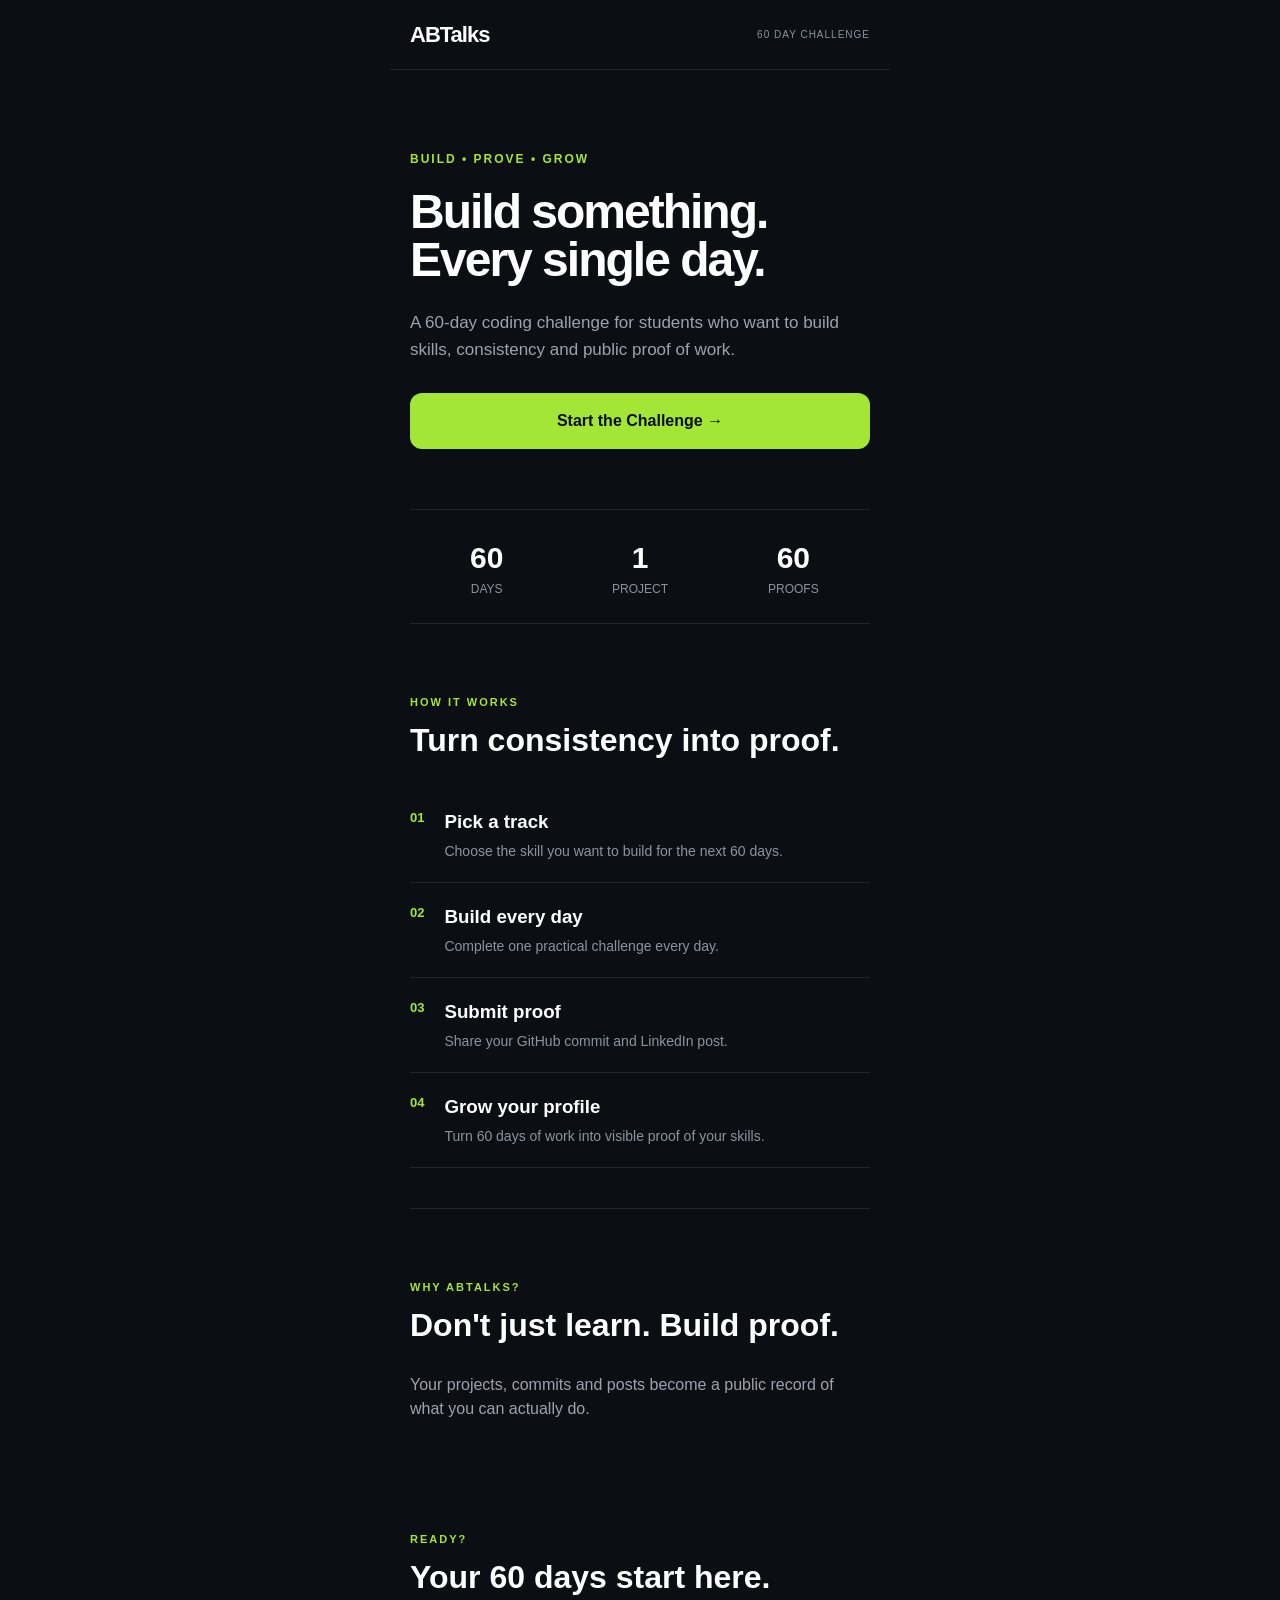
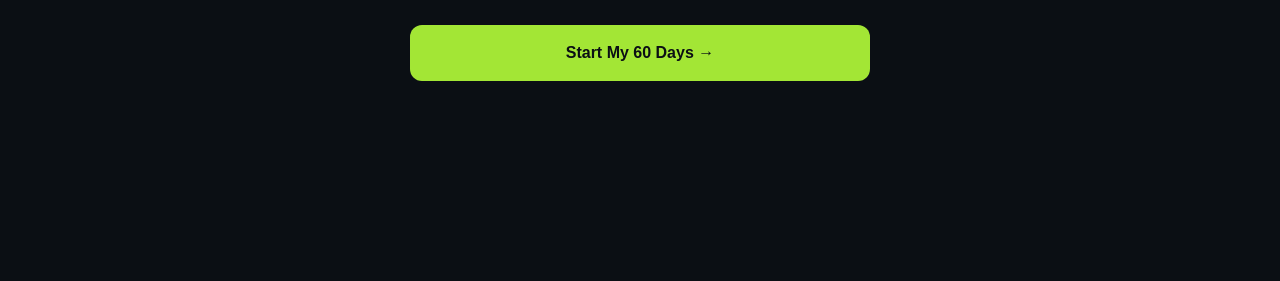
<file: index.html>
<!DOCTYPE html>

<html lang="en">

<head>

    <meta charset="UTF-8">

    <meta name="viewport"
          content="width=device-width, initial-scale=1.0">

    <title>ABTalks - 60 Day Challenge</title>

    <link rel="stylesheet" href="style.css">

</head>

<body>

<header class="navbar">

<div class="logo">
    ABTalks
</div>

<div class="nav-label">
    60 DAY CHALLENGE
</div>

</header>

<main>

    <section class="hero">

        <p class="eyebrow">
            BUILD • PROVE • GROW
        </p>

        <h1>
            Build something.
            <br>
            Every single day.
        </h1>

        <p class="hero-description">
            A 60-day coding challenge for
            students who want to build skills,
            consistency and public proof of work.
        </p>

        <a href="dashboard.html"
           class="primary-button">
            Start the Challenge →
        </a>

    </section>

<section class="stats">

    <div class="stat">

        <h2>60</h2>

        <p>Days</p>

    </div>


    <div class="stat">

        <h2>1</h2>

        <p>Project</p>

    </div>


    <div class="stat">

        <h2>60</h2>

        <p>Proofs</p>

    </div>

</section>

<section class="how-it-works">

    <p class="section-label">
        HOW IT WORKS
    </p>

    <h2>
        Turn consistency into proof.
    </h2>


    <div class="step">

        <span>01</span>

        <div>

            <h3>Pick a track</h3>

            <p>
                Choose the skill you want
                to build for the next 60 days.
            </p>

        </div>

    </div>


    <div class="step">

        <span>02</span>

        <div>

            <h3>Build every day</h3>

            <p>
                Complete one practical
                challenge every day.
            </p>

        </div>

    </div>


    <div class="step">

        <span>03</span>

        <div>

            <h3>Submit proof</h3>

            <p>
                Share your GitHub commit
                and LinkedIn post.
            </p>

        </div>

    </div>


    <div class="step">

        <span>04</span>

        <div>

            <h3>Grow your profile</h3>

            <p>
                Turn 60 days of work into
                visible proof of your skills.
            </p>

        </div>

    </div>

</section>

<section class="why-section">

    <p class="section-label">
        WHY ABTALKS?
    </p>

    <h2>
        Don't just learn.
        Build proof.
    </h2>

    <p>
        Your projects, commits and posts become
        a public record of what you can actually do.
    </p>

</section>

<section class="final-cta">

    <p class="section-label">
        READY?
    </p>

    <h2>
        Your 60 days
        start here.
    </h2>

    <a href="dashboard.html"
       class="primary-button">
        Start My 60 Days →
    </a>

</section>

</main>

</body>

</html>
</file>
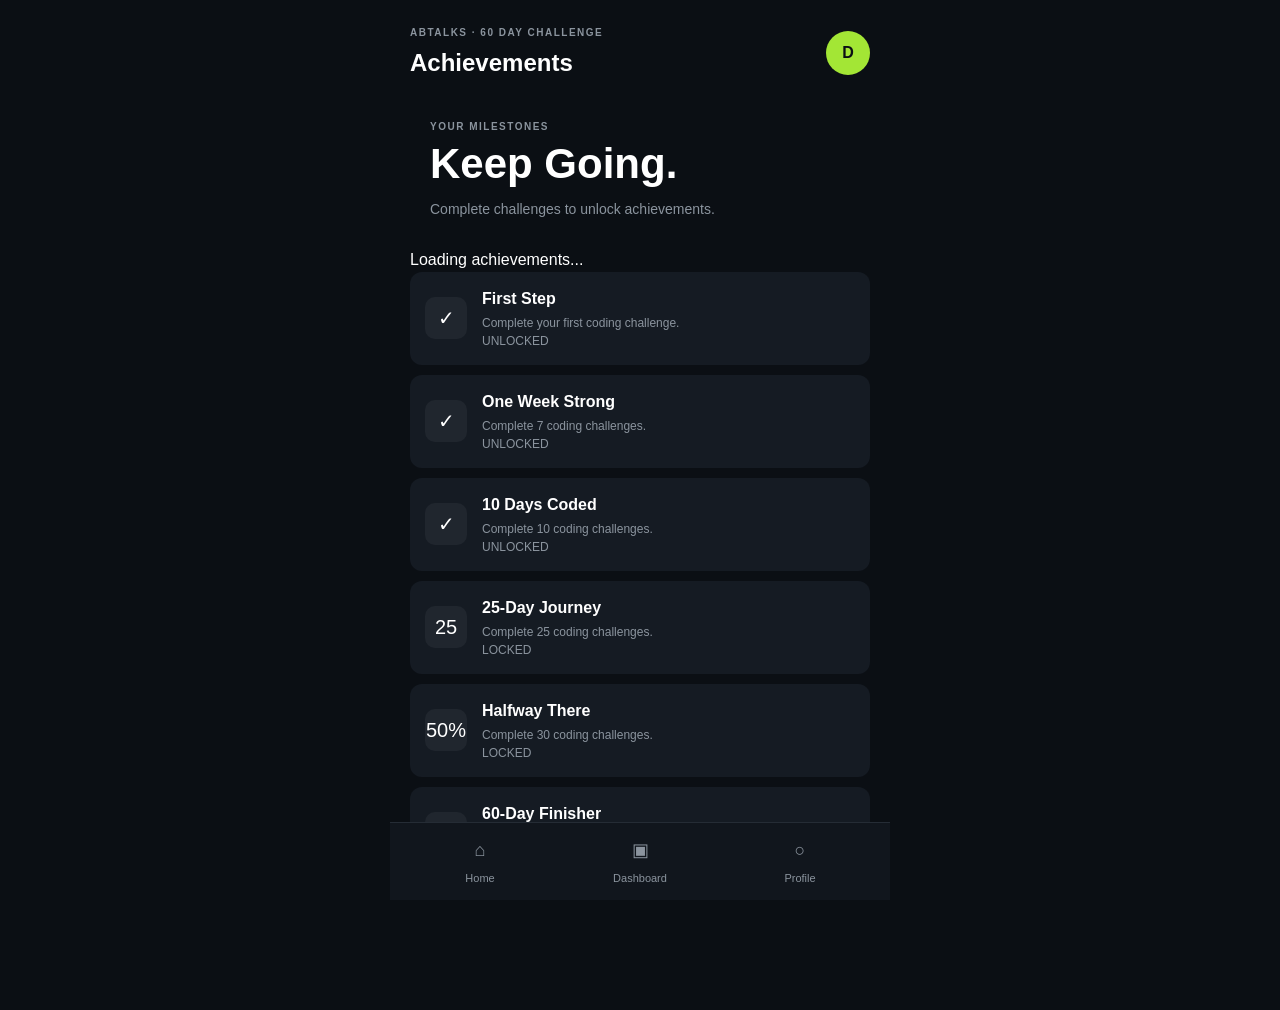
<file: achievements.html>
<!DOCTYPE html>
<html lang="en">

<head>
    <meta charset="UTF-8">
    <meta name="viewport" content="width=device-width, initial-scale=1.0">

    <title>ABTalks - Achievements</title>

    <link rel="stylesheet" href="style.css">
</head>

<body>

    <header class="dashboard-header">

        <div>
            <p class="small-text">
                ABTALKS · 60 DAY CHALLENGE
            </p>

            <h2>
                Achievements
            </h2>
        </div>

        <div class="profile-circle">
            D
        </div>

    </header>


    <main>

        <section class="challenge-info">

            <p class="small-text">
                YOUR MILESTONES
            </p>

            <h1>
                Keep Going.
            </h1>

            <p class="muted-text">
                Complete challenges to unlock achievements.
            </p>

        </section>


        <section class="achievement-list" id="achievement-list">
            Loading achievements...
        </section>

    </main>


    <nav class="bottom-nav">

        <a href="index.html">
            <span>⌂</span>
            Home
        </a>

        <a href="dashboard.html">
            <span>▣</span>
            Dashboard
        </a>

        <a href="profile.html">
            <span>○</span>
            Profile
        </a>

    </nav>


    <script>

        const achievementList =
            document.getElementById("achievement-list");


        const saved =
            localStorage.getItem("abtalks-dashboard-state");


        let currentDay = 12;


        if(saved)
        {
            try
            {
                const state =
                    JSON.parse(saved);

                currentDay =
                    Number(state.currentDay) || 12;
            }
            catch(error)
            {
                currentDay = 12;
            }
        }


        const completedDays =
            Math.max(0, currentDay - 1);


        const achievements = [

            {
                day: 1,
                icon: "01",
                title: "First Step",
                description: "Complete your first coding challenge."
            },

            {
                day: 7,
                icon: "07",
                title: "One Week Strong",
                description: "Complete 7 coding challenges."
            },

            {
                day: 10,
                icon: "10",
                title: "10 Days Coded",
                description: "Complete 10 coding challenges."
            },

            {
                day: 25,
                icon: "25",
                title: "25-Day Journey",
                description: "Complete 25 coding challenges."
            },

            {
                day: 30,
                icon: "50%",
                title: "Halfway There",
                description: "Complete 30 coding challenges."
            },

            {
                day: 60,
                icon: "60",
                title: "60-Day Finisher",
                description: "Complete the entire coding challenge."
            }

        ];


        achievements.forEach(achievement =>
        {

            const unlocked =
                completedDays >= achievement.day;


            const card =
                document.createElement("div");


            card.className =
                "achievement";


            card.innerHTML = `

                <div class="achievement-icon">
                    ${unlocked ? "✓" : achievement.icon}
                </div>

                <div>

                    <h4>
                        ${achievement.title}
                    </h4>

                    <p>
                        ${achievement.description}
                    </p>

                    <p>
                        ${unlocked ? "UNLOCKED" : "LOCKED"}
                    </p>

                </div>

            `;


            achievementList.appendChild(card);

        });

    </script>

</body>

</html>
</file>
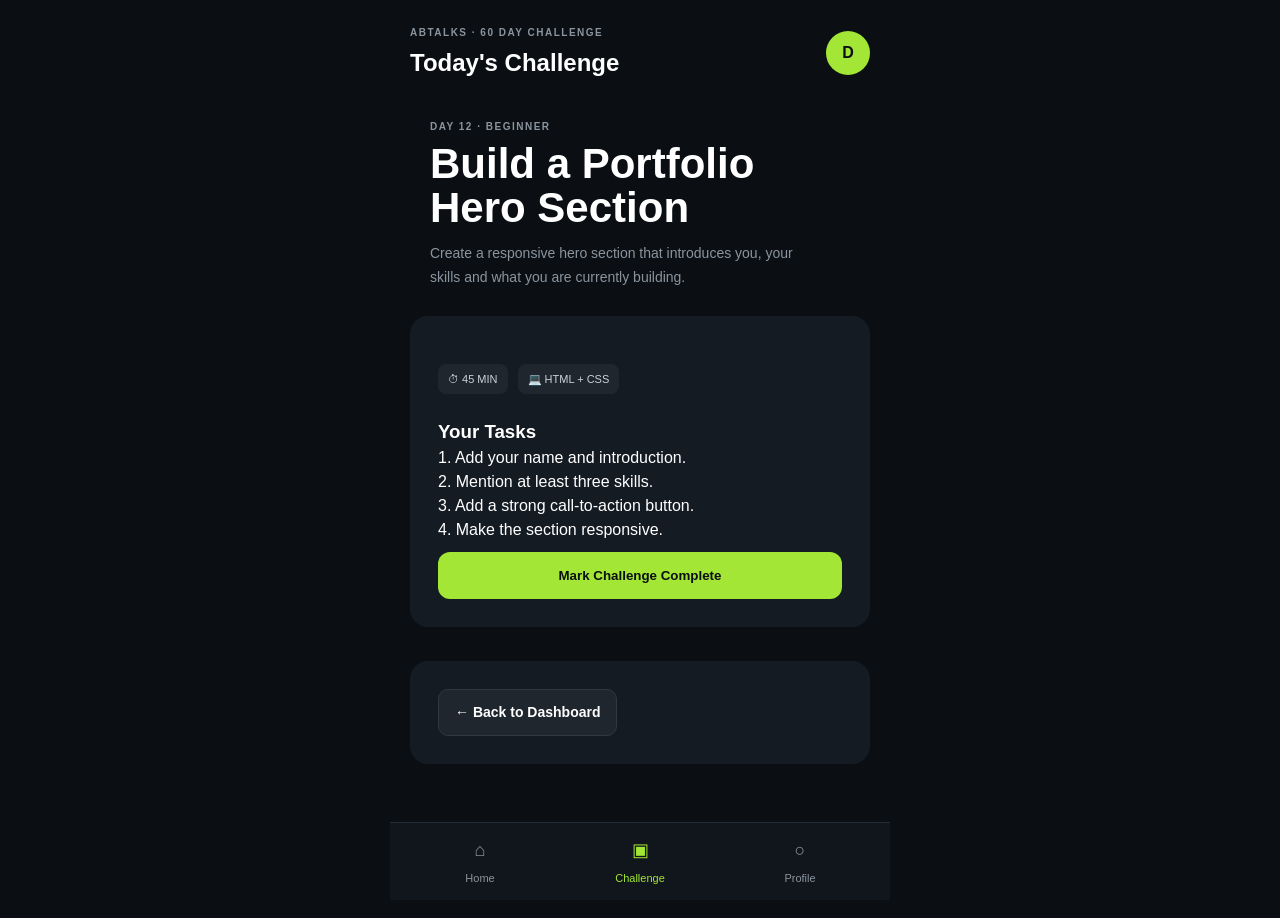
<file: challenge.html>
<!DOCTYPE html>
<html lang="en">

<head>
    <meta charset="UTF-8">
    <meta name="viewport" content="width=device-width, initial-scale=1.0">

    <title>ABTalks - Challenge</title>

    <link rel="stylesheet" href="style.css">
</head>

<body>

    <header class="dashboard-header">

        <div>
            <p class="small-text">
                ABTALKS · 60 DAY CHALLENGE
            </p>

            <h2>
                Today's Challenge
            </h2>
        </div>

        <div class="profile-circle">
            D
        </div>

    </header>


    <main>

        <section class="challenge-info">

            <p class="small-text" id="challenge-day">
                DAY 12 · BEGINNER
            </p>

            <h1 id="challenge-title">
                Loading challenge...
            </h1>

            <p class="muted-text" id="challenge-description">
                Loading challenge description...
            </p>

        </section>


        <section class="mission-card">

            <div class="mission-details">

                <span id="challenge-time">
                    ⏱ Loading
                </span>

                <span id="challenge-tool">
                    💻 Loading
                </span>

            </div>


            <h3>
                Your Tasks
            </h3>


            <div id="challenge-tasks">
                Loading tasks...
            </div>


            <button id="complete-button"
                    class="primary-button"
                    type="button">

                Mark Challenge Complete

            </button>


            <p id="completion-message"
               class="muted-text"
               style="display:none; margin-top:14px;">

            </p>

        </section>


        <section class="mission-card">

            <a href="dashboard.html"
               class="secondary-button">

                ← Back to Dashboard

            </a>

        </section>

    </main>


    <nav class="bottom-nav">

        <a href="index.html">

            <span>⌂</span>
            Home

        </a>


        <a href="dashboard.html"
           class="active">

            <span>▣</span>
            Challenge

        </a>


        <a href="profile.html">

            <span>○</span>
            Profile

        </a>

    </nav>


    <script src="challenges.js"></script>


    <script>

        const params =
            new URLSearchParams(window.location.search);


        const requestedDay =
            Number(params.get("day"));


        const saved =
            localStorage.getItem("abtalks-dashboard-state");


        let currentDay = 12;


        if(saved)
        {
            try
            {
                const state =
                    JSON.parse(saved);

                currentDay =
                    Number(state.currentDay) || 12;

            }
            catch(error)
            {
                currentDay = 12;
            }
        }


        const day =
            requestedDay || currentDay;


        const challenge =
            challenges.find(
                item => item.day === day
            );


        const title =
            document.getElementById("challenge-title");


        const description =
            document.getElementById("challenge-description");


        const dayLabel =
            document.getElementById("challenge-day");


        const time =
            document.getElementById("challenge-time");


        const tool =
            document.getElementById("challenge-tool");


        const taskContainer =
            document.getElementById("challenge-tasks");


        const completeButton =
            document.getElementById("complete-button");


        const completionMessage =
            document.getElementById("completion-message");


        if(!challenge)
        {

            title.textContent =
                "Challenge Not Found";

            description.textContent =
                "The requested challenge does not exist.";

            dayLabel.textContent =
                "ERROR";

            completeButton.style.display =
                "none";

        }
        else
        {

            document.title =
                `ABTalks - Day ${challenge.day}`;


            dayLabel.textContent =
                `DAY ${challenge.day} · ${challenge.level}`;


            title.textContent =
                challenge.title;


            description.textContent =
                challenge.description;


            time.textContent =
                `⏱ ${challenge.time}`;


            tool.textContent =
                `💻 ${challenge.tool}`;


            taskContainer.innerHTML = "";


            challenge.tasks.forEach(
                (task, index) =>
                {

                    const taskItem =
                        document.createElement("p");


                    taskItem.textContent =
                        `${index + 1}. ${task}`;


                    taskContainer.appendChild(
                        taskItem
                    );

                }
            );


            if(day !== currentDay)
            {

                completeButton.style.display =
                    "none";

            }


            completeButton.addEventListener(
                "click",
                function()
                {

                    const savedState =
                        localStorage.getItem(
                            "abtalks-dashboard-state"
                        );


                    let state =
                    {
                        currentDay: 12,
                        streakDays: 11
                    };


                    if(savedState)
                    {

                        try
                        {
                            state =
                                JSON.parse(savedState);
                        }
                        catch(error)
                        {
                            state =
                            {
                                currentDay: 12,
                                streakDays: 11
                            };
                        }

                    }


                    if(state.currentDay === day)
                    {

                        state.currentDay += 1;
                        state.streakDays += 1;


                        localStorage.setItem(
                            "abtalks-dashboard-state",
                            JSON.stringify(state)
                        );


                        completeButton.textContent =
                            "Challenge Completed";


                        completeButton.disabled =
                            true;


                        completionMessage.textContent =
                            `Great job! Day ${day} is complete.`;

                        completionMessage.style.display =
                            "block";

                    }

                }
            );

        }

    </script>

</body>

</html>
</file>
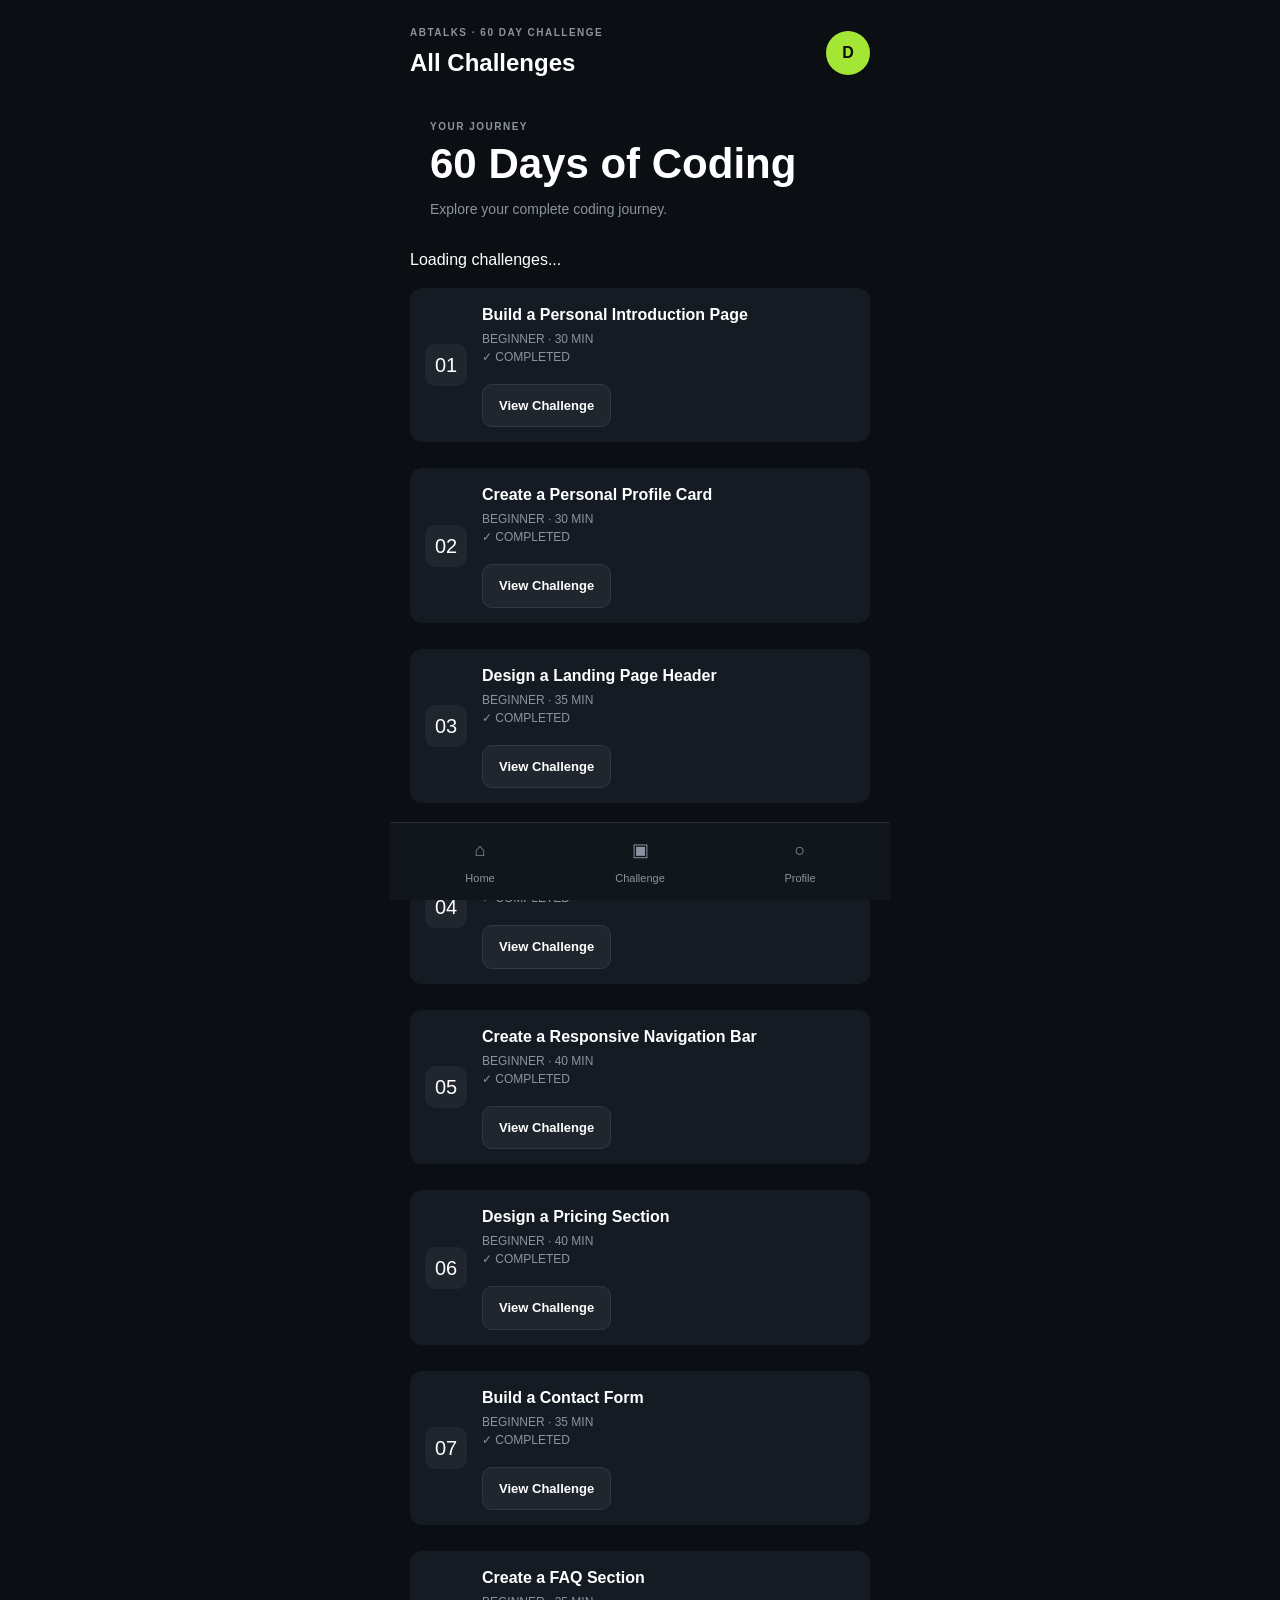
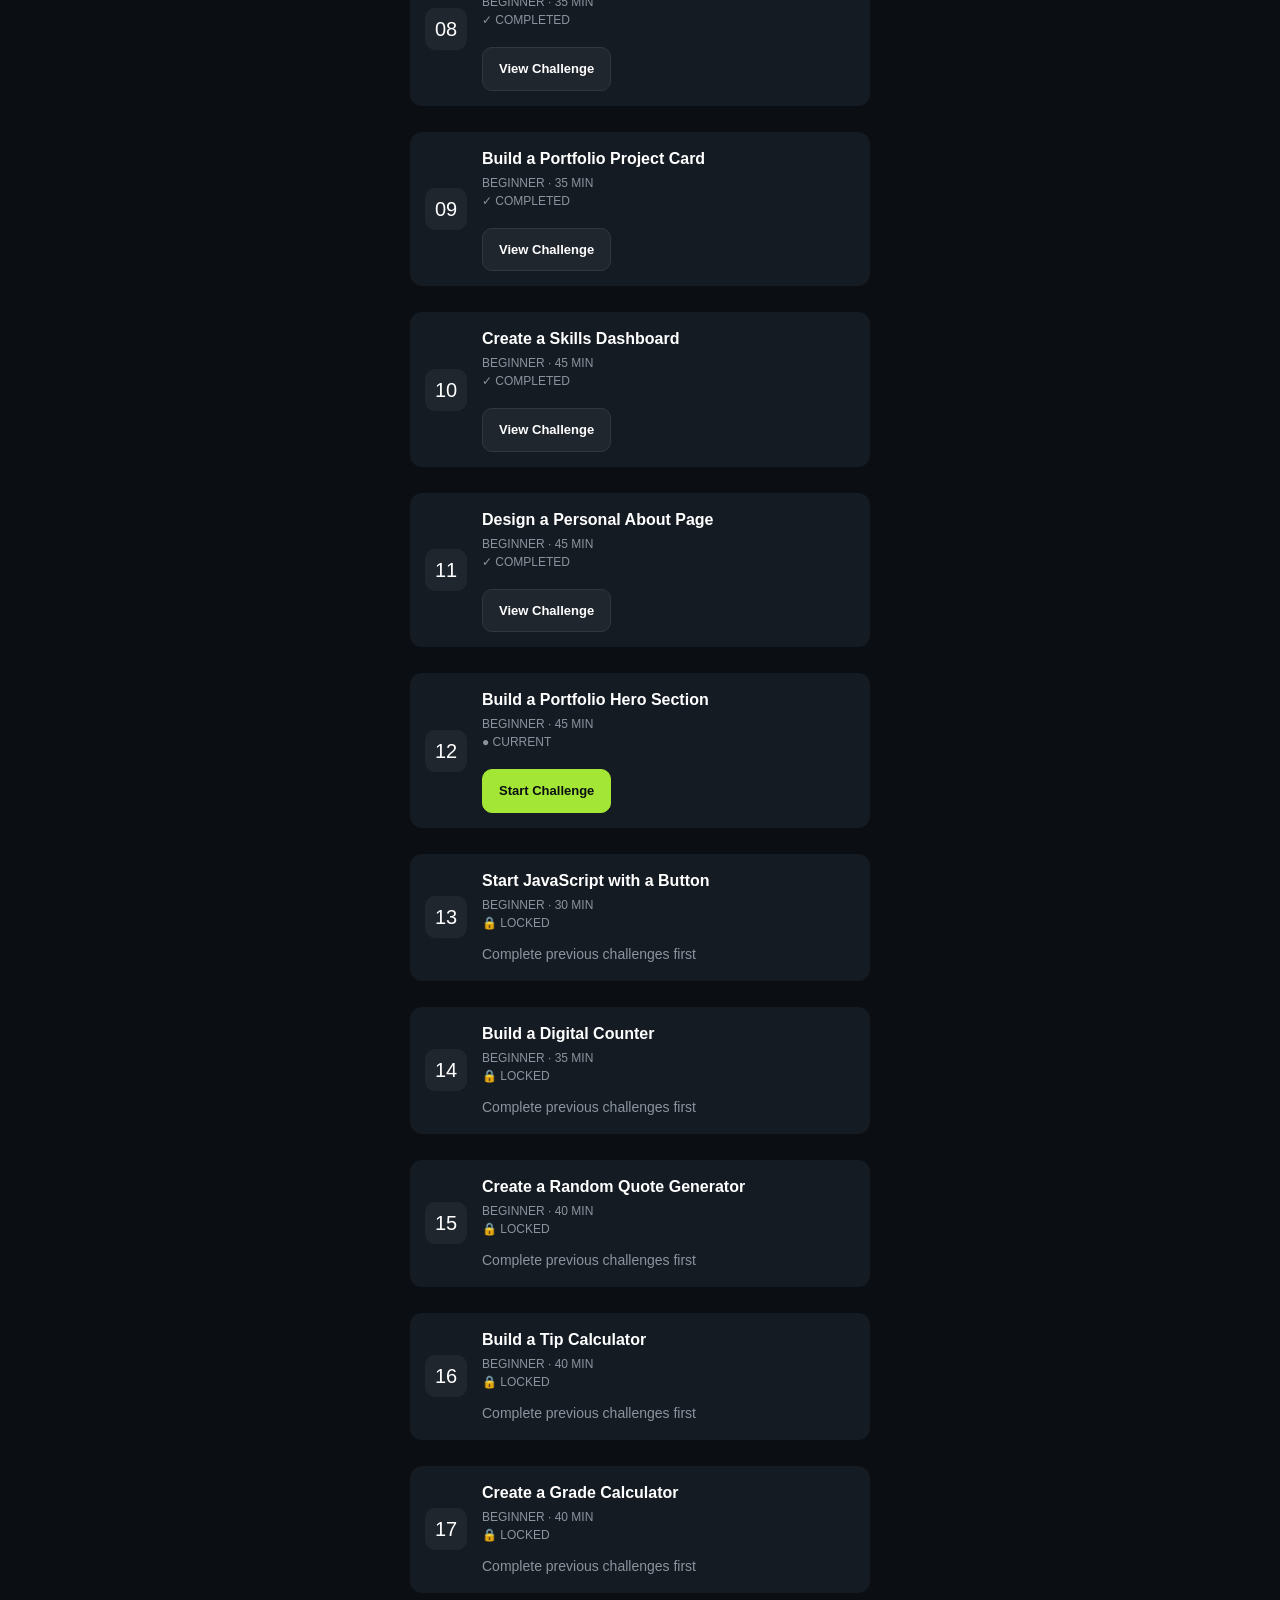
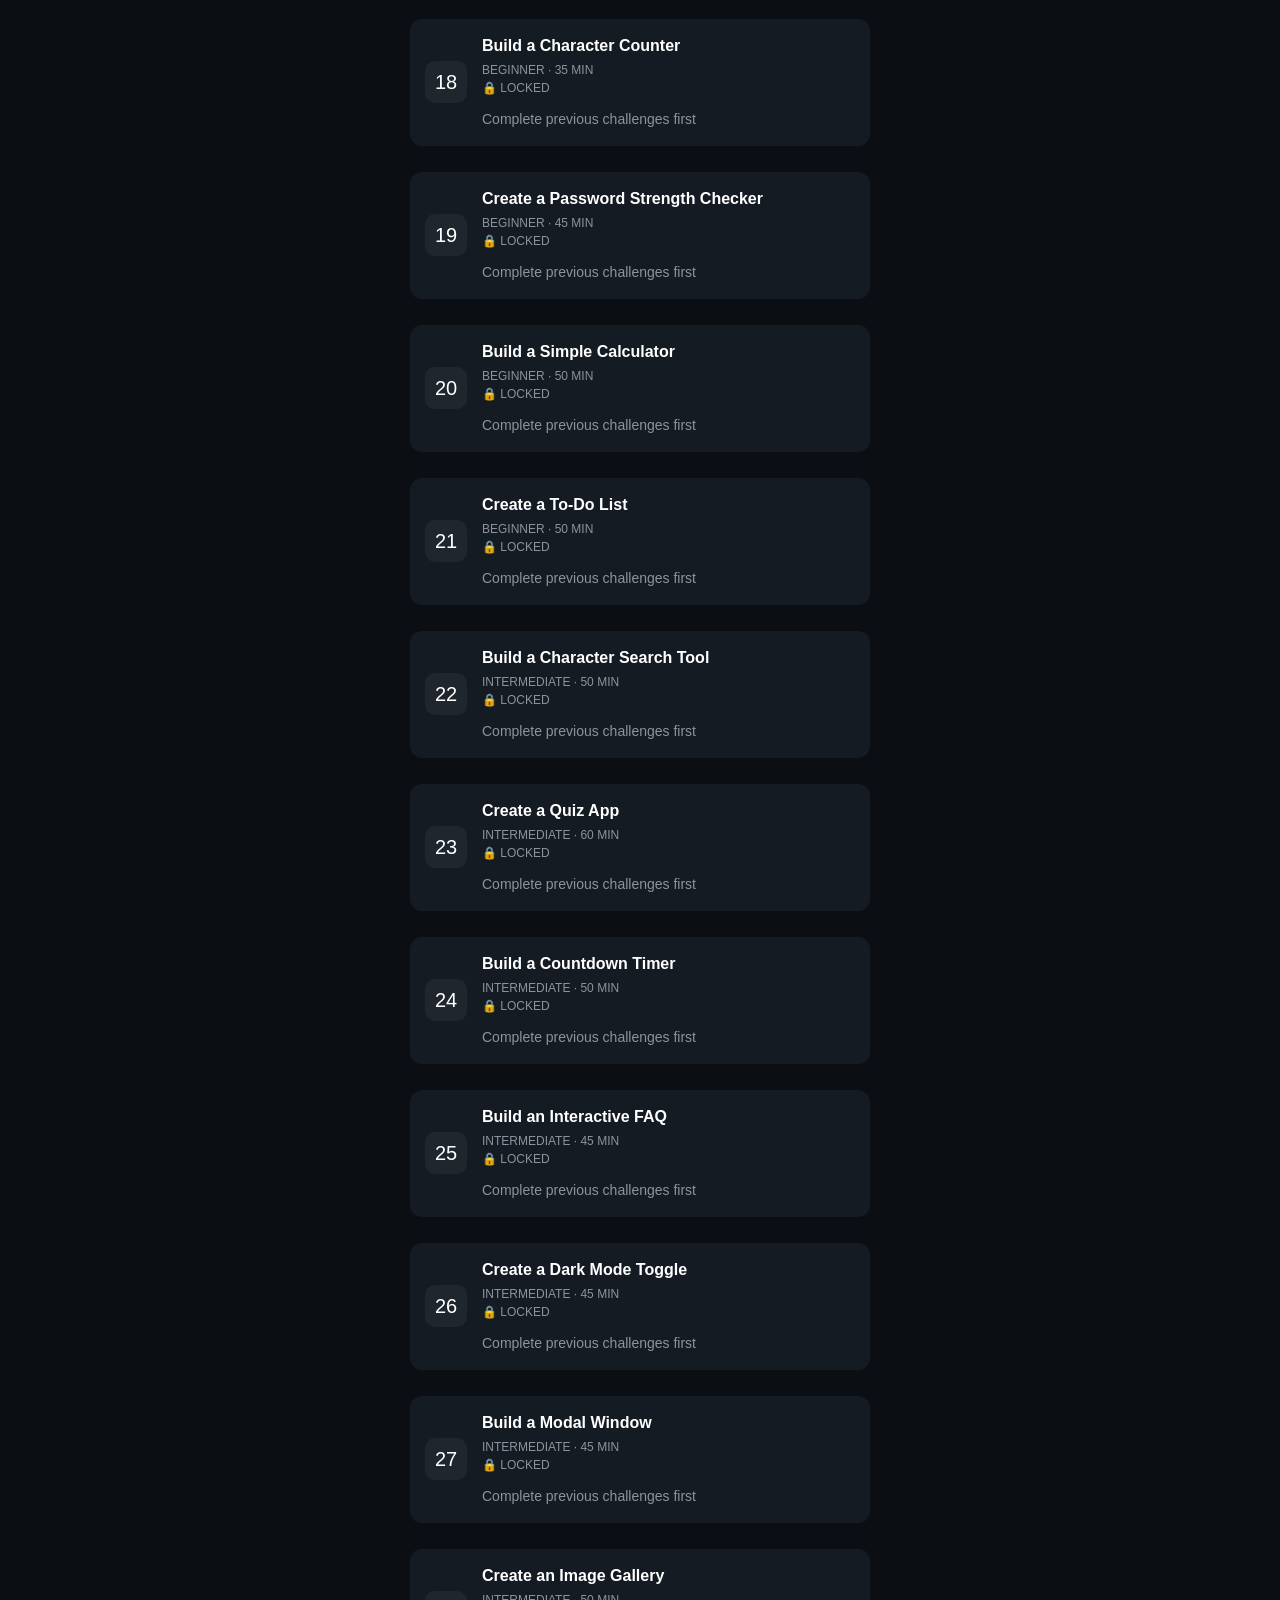
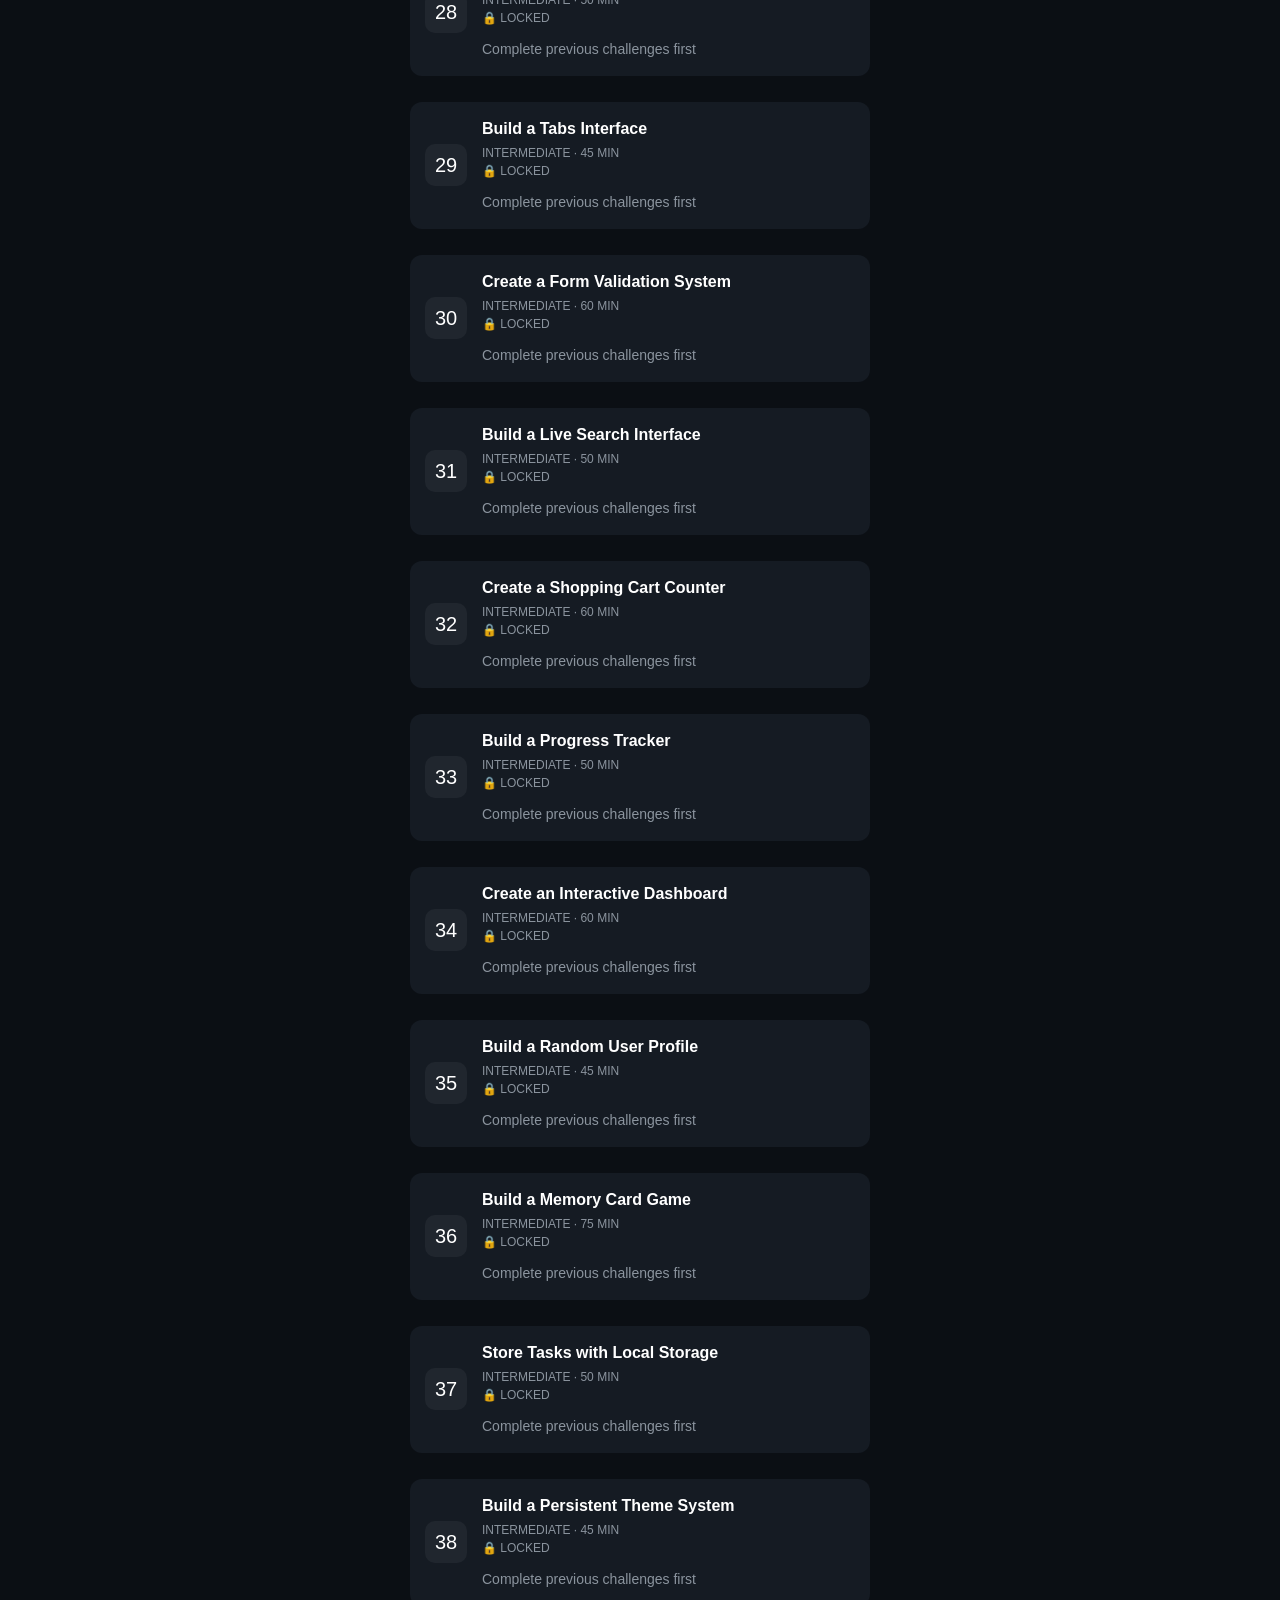
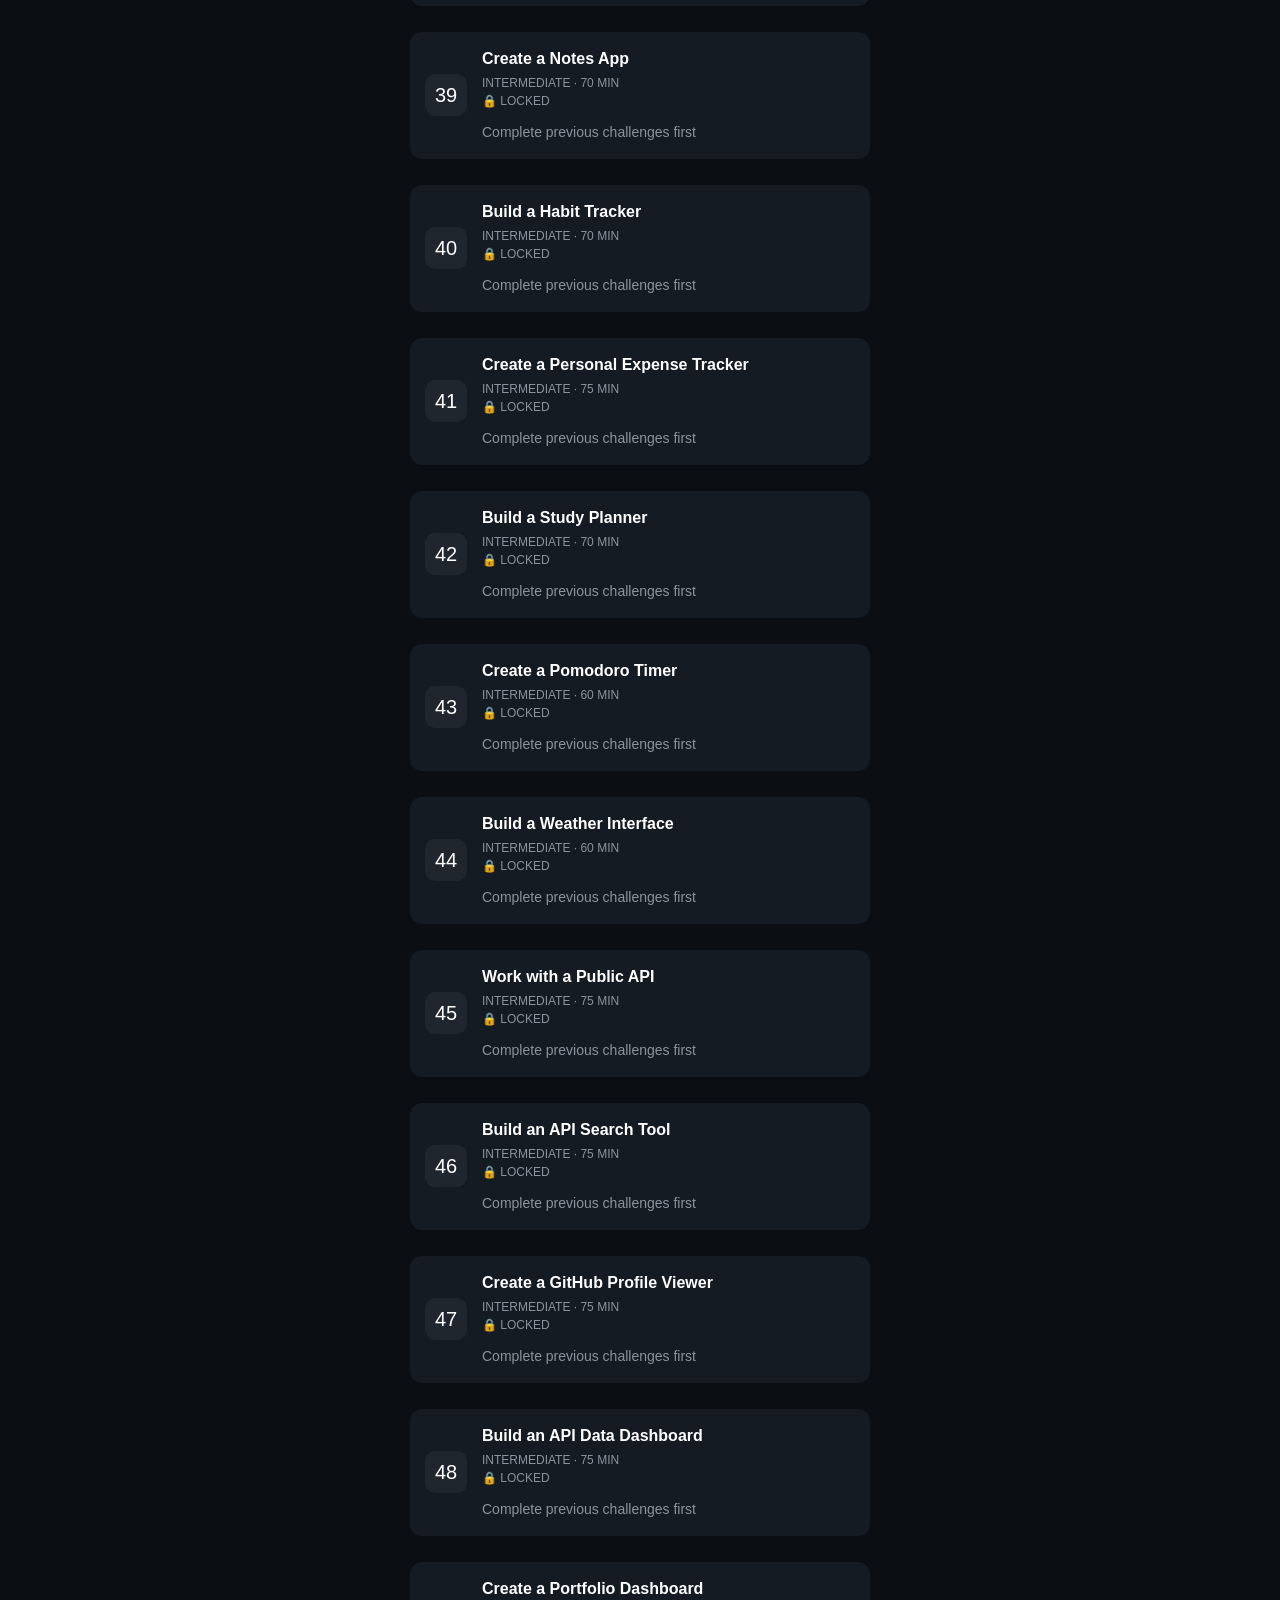
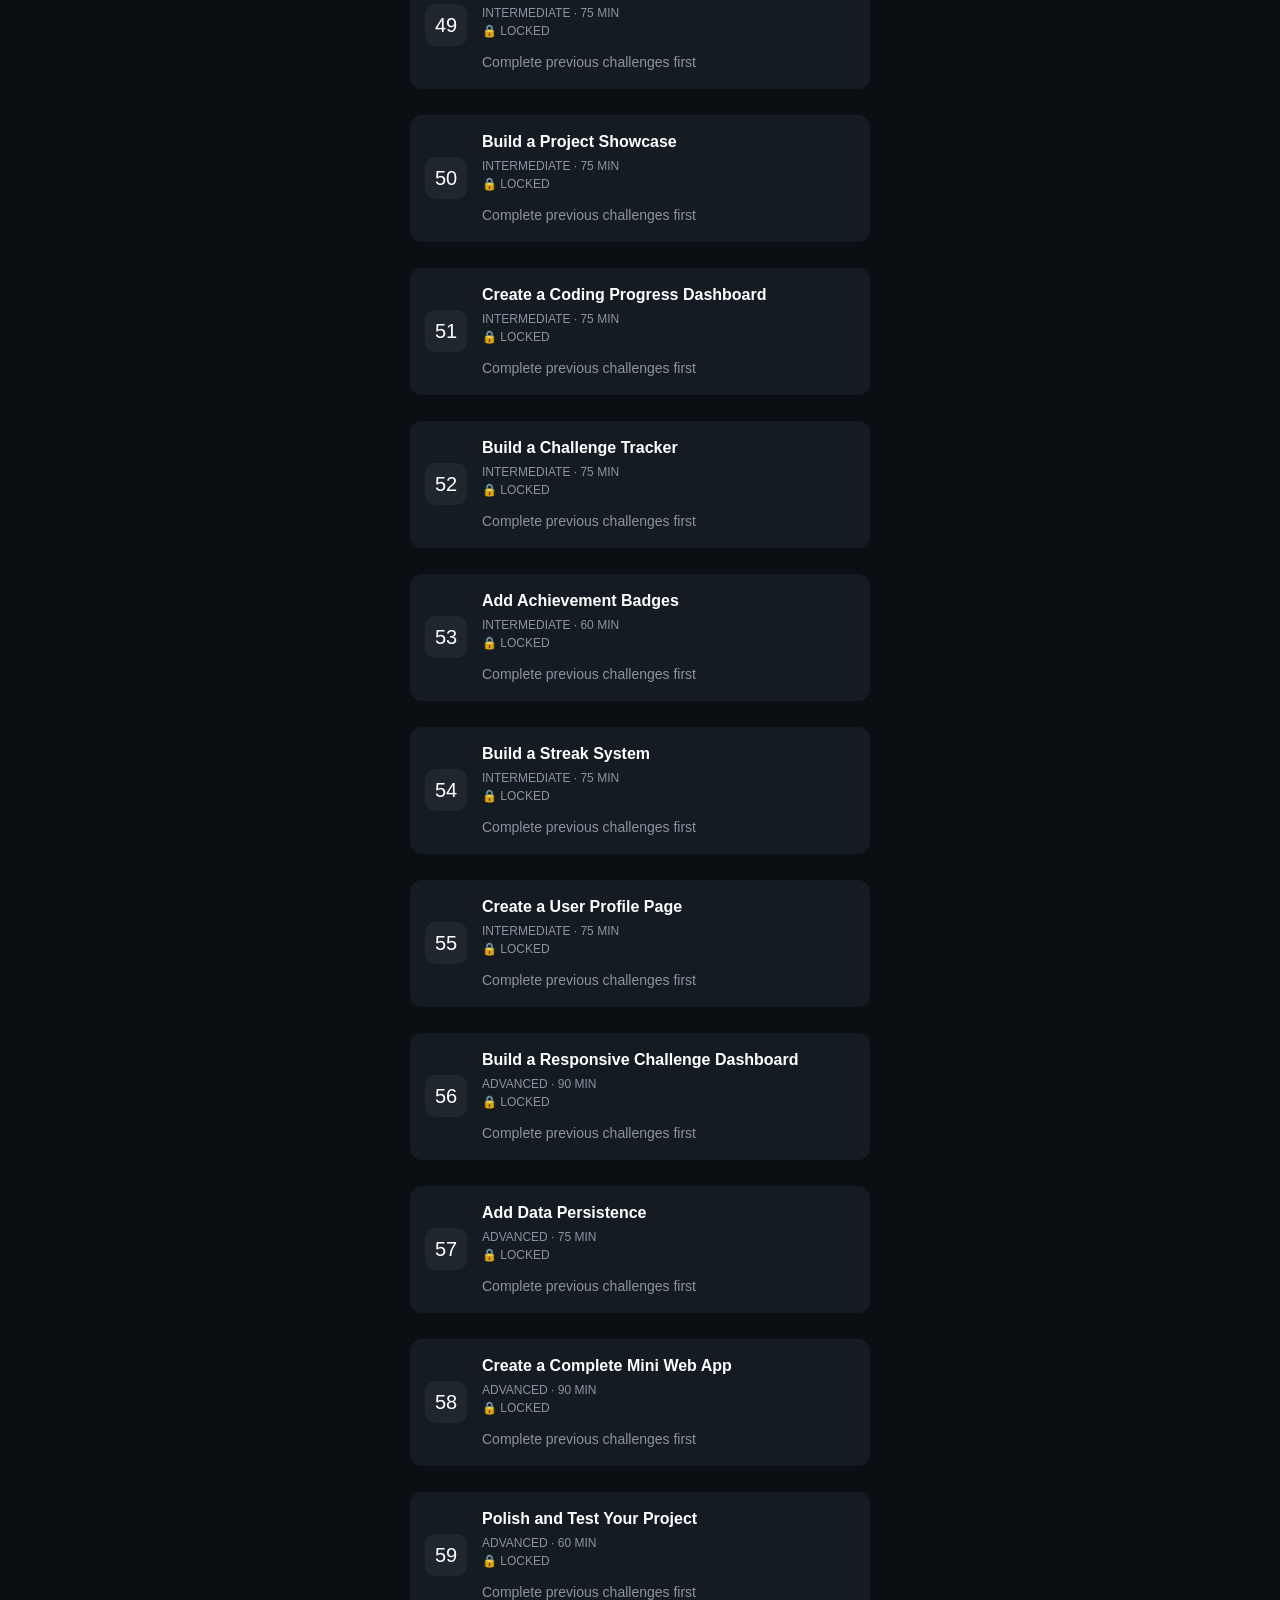
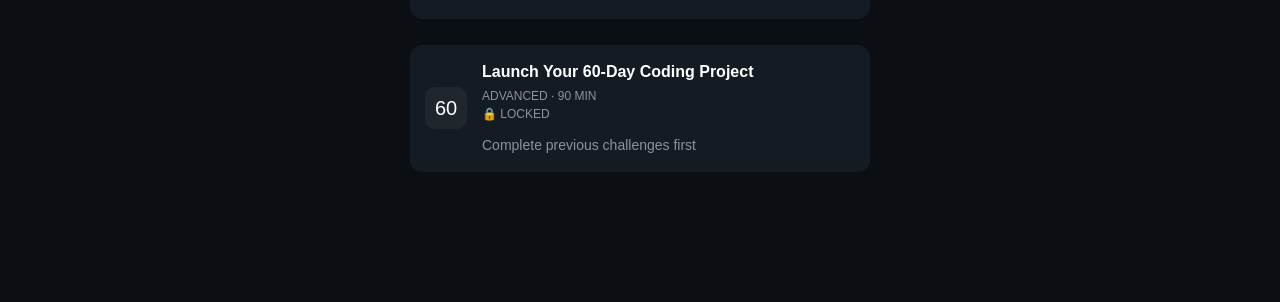
<file: challenges.html>
<!DOCTYPE html>
<html lang="en">

<head>

    <meta charset="UTF-8">

    <meta name="viewport"
          content="width=device-width, initial-scale=1.0">

    <title>ABTalks - All Challenges</title>

    <link rel="stylesheet" href="style.css">

    <style>

        /* Challenge page buttons */

        .challenge-action {
            display: inline-block;

            padding: 11px 16px;

            background-color: #20262e;

            color: #ffffff !important;

            text-decoration: none !important;

            font-size: 13px;
            font-weight: 600;

            border: 1px solid #303842;

            border-radius: 10px;

            cursor: pointer;

            transition:
                background-color 0.2s ease,
                border-color 0.2s ease,
                transform 0.2s ease;
        }


        .challenge-action:link,
        .challenge-action:visited,
        .challenge-action:hover,
        .challenge-action:active {
            color: #ffffff !important;

            text-decoration: none !important;
        }


        .challenge-action:hover {
            background-color: #2a323c;

            border-color: #3a444f;

            transform: translateY(-1px);
        }


        .challenge-action:active {
            background-color: #252d36;

            transform: scale(0.98);
        }


        /* Current challenge button */

        .challenge-action.current {
            background-color: #a3e635;

            color: #0b0f14 !important;

            border-color: #a3e635;
        }


        .challenge-action.current:link,
        .challenge-action.current:visited,
        .challenge-action.current:hover,
        .challenge-action.current:active {
            color: #0b0f14 !important;

            text-decoration: none !important;
        }


        .challenge-action.current:hover {
            opacity: 0.9;
        }

    </style>

</head>


<body>


    <header class="dashboard-header">

        <div>

            <p class="small-text">
                ABTALKS · 60 DAY CHALLENGE
            </p>

            <h2>
                All Challenges
            </h2>

        </div>


        <div class="profile-circle">
            D
        </div>

    </header>


    <main>


        <section class="challenge-info">

            <p class="small-text">
                YOUR JOURNEY
            </p>

            <h1>
                60 Days of Coding
            </h1>

            <p class="muted-text">
                Explore your complete coding journey.
            </p>

        </section>


        <section class="achievement-list"
                 id="challenge-list">

            Loading challenges...

        </section>


    </main>


    <nav class="bottom-nav">


        <a href="index.html">

            <span>⌂</span>

            Home

        </a>


        <a href="dashboard.html">

            <span>▣</span>

            Challenge

        </a>


        <a href="profile.html">

            <span>○</span>

            Profile

        </a>


    </nav>


    <script src="challenges.js"></script>


    <script>

        const challengeList =
            document.getElementById("challenge-list");


        const saved =
            localStorage.getItem(
                "abtalks-dashboard-state"
            );


        let currentDay = 12;


        if (saved)
        {

            try
            {

                const state =
                    JSON.parse(saved);


                currentDay =
                    Number(state.currentDay) || 12;

            }
            catch (error)
            {

                currentDay = 12;

            }

        }


        challenges.forEach(challenge =>
        {

            const card =
                document.createElement("div");


            card.className =
                "achievement";


            const completed =
                challenge.day < currentDay;


            const current =
                challenge.day === currentDay;


            let status = "";


            if (completed)
            {

                status =
                    "✓ COMPLETED";

            }
            else if (current)
            {

                status =
                    "● CURRENT";

            }
            else
            {

                status =
                    "🔒 LOCKED";

            }


            let action = "";


            if (completed)
            {

                action = `
                    <a
                        href="challenge.html?day=${challenge.day}"
                        class="challenge-action">

                        View Challenge

                    </a>
                `;

            }
            else if (current)
            {

                action = `
                    <a
                        href="challenge.html?day=${challenge.day}"
                        class="challenge-action current">

                        Start Challenge

                    </a>
                `;

            }
            else
            {

                action = `
                    <span class="muted-text">

                        Complete previous challenges first

                    </span>
                `;

            }


            card.innerHTML = `

                <div class="achievement-icon">

                    ${String(challenge.day).padStart(2, "0")}

                </div>


                <div>

                    <h4>
                        ${challenge.title}
                    </h4>


                    <p>
                        ${challenge.level} · ${challenge.time}
                    </p>


                    <p>
                        ${status}
                    </p>


                    <div style="margin-top: 10px;">

                        ${action}

                    </div>

                </div>

            `;


            challengeList.appendChild(card);

        });

    </script>


</body>

</html>
</file>
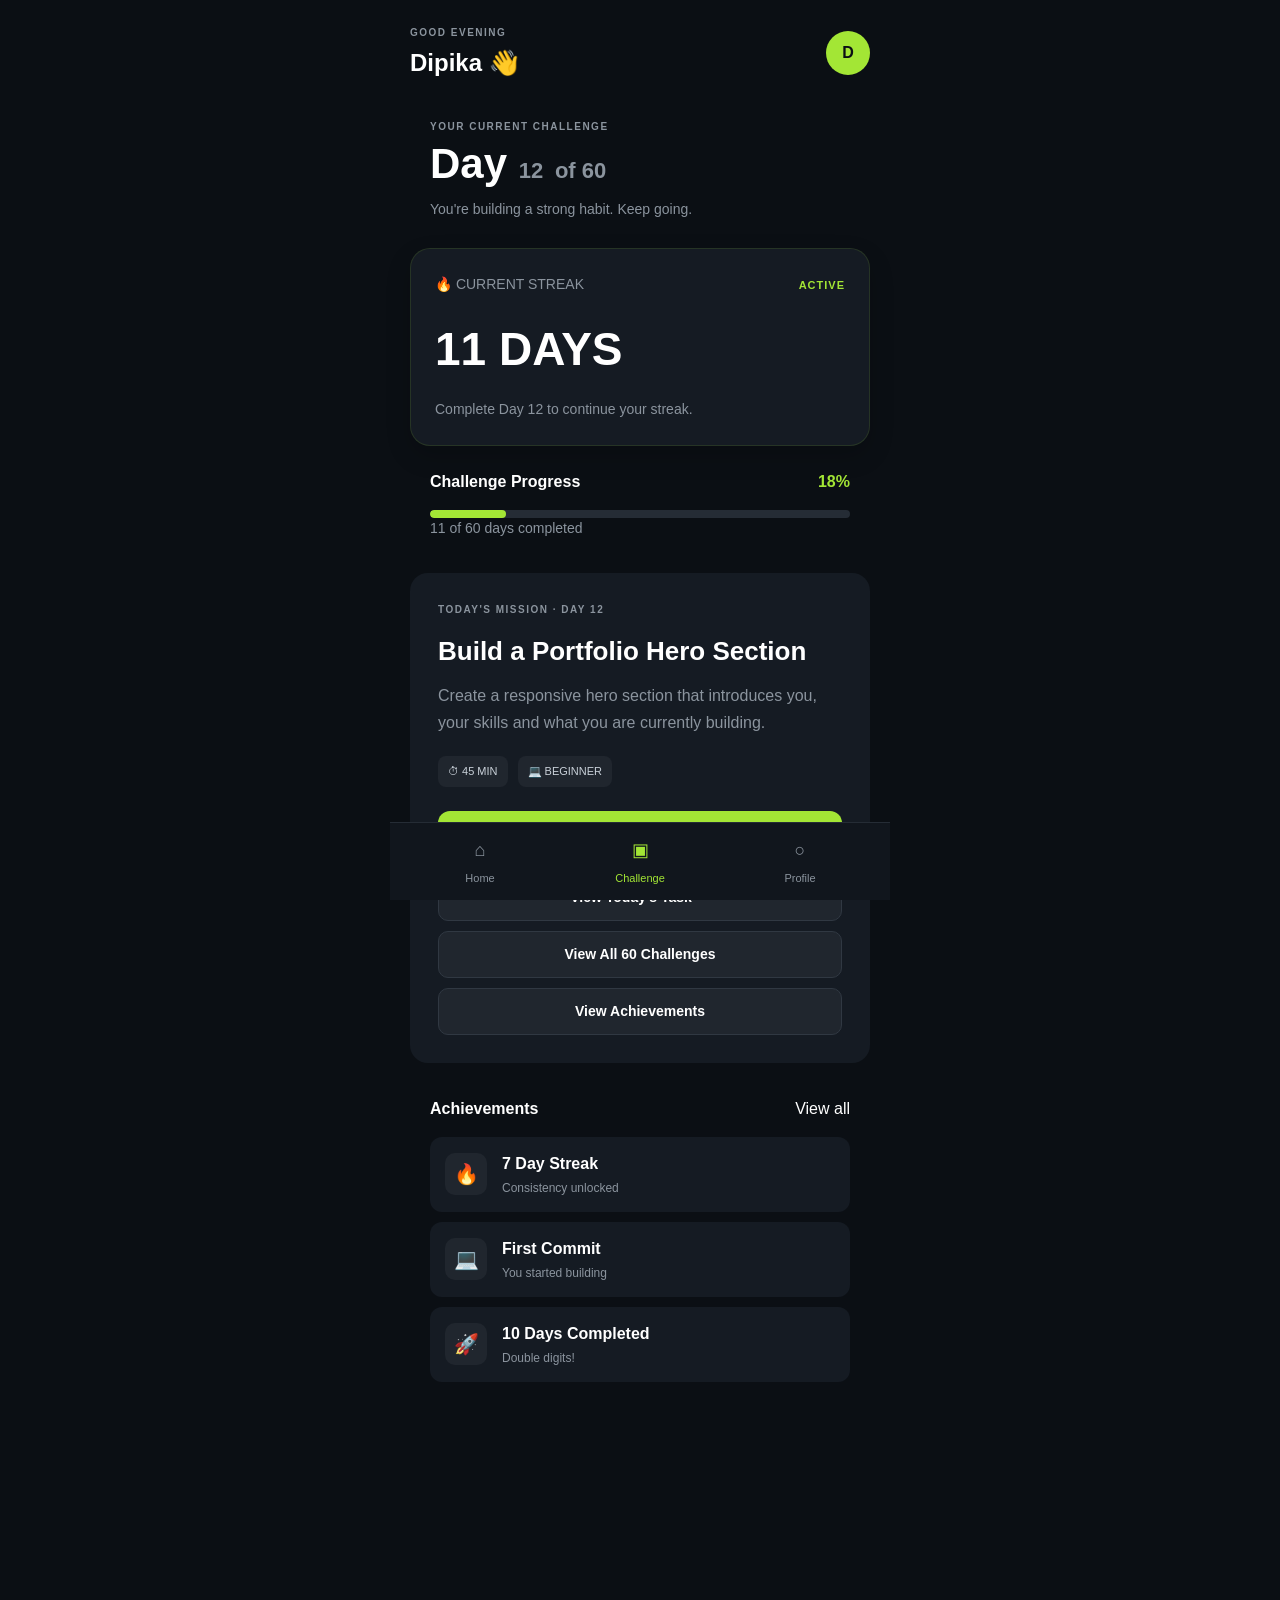
<file: dashboard.html>
<!DOCTYPE html>

<html lang="en">

<head>

    <meta charset="UTF-8">

    <meta name="viewport"
          content="width=device-width, initial-scale=1.0">

    <title>ABTalks - Dashboard</title>

    <link rel="stylesheet" href="style.css">

</head>

<body>

    <header class="dashboard-header">

        <div>

            <p class="small-text">
                GOOD EVENING
            </p>

            <h2>
                Dipika 👋
            </h2>

        </div>

        <div class="profile-circle">
            D
        </div>

    </header>


    <main>

        <section class="challenge-info">

            <p class="small-text">
                YOUR CURRENT CHALLENGE
            </p>

            <h1>
                Day <span id="current-day-number">12</span>
                <span>of 60</span>
            </h1>

            <p class="muted-text">
                You're building a strong habit.
                Keep going.
            </p>

        </section>


        <section class="streak-card">

            <div class="streak-top">

                <p>
                    🔥 CURRENT STREAK
                </p>

                <span>
                    ACTIVE
                </span>

            </div>

            <h2 id="current-streak">
                11 DAYS
            </h2>

            <p id="streak-copy">
                One more day to reach your
                12-day milestone.
            </p>

        </section>


        <section class="progress-section">

            <div class="section-heading">

                <h3>
                    Challenge Progress
                </h3>

                <strong id="progress-percent">
                    20%
                </strong>

            </div>


            <div class="progress-bar">

                <div class="progress-fill"
                     id="progress-fill">
                </div>

            </div>


            <p class="muted-text"
               id="progress-text">

                12 of 60 days completed

            </p>

        </section>


        <section class="mission-card">

            <p class="small-text">
                TODAY'S MISSION · DAY
                <span id="mission-day-number">12</span>
            </p>


            <h2>
                Build a Portfolio
                Hero Section
            </h2>


            <p>
                Create a responsive hero section
                for your developer portfolio.
            </p>


            <div class="mission-details">

                <span>
                    ⏱ 45 min
                </span>

                <span>
                    💻 Beginner
                </span>

            </div>


            <button id="complete-button"
                    class="primary-button"
                    type="button">

                Mark Challenge Complete

            </button>


            <div class="dashboard-actions">

                <a id="task-link"
                   href="challenge.html?day=12"
                   class="dashboard-button">

                    View Today's Task →

                </a>


                <a href="challenges.html"
                   class="dashboard-button">

                    View All 60 Challenges

                </a>


                <a href="achievements.html"
                   class="dashboard-button">

                    View Achievements

                </a>

            </div>


            <p id="completion-message"
               class="muted-text"
               style="display:none; margin-top:14px;">

            </p>

        </section>


        <section class="achievements">

            <div class="section-heading">

                <h3>
                    Achievements
                </h3>

                <span>
                    View all
                </span>

            </div>


            <div class="achievement-list">


                <div class="achievement">

                    <div class="achievement-icon">
                        🔥
                    </div>

                    <div>

                        <h4>
                            7 Day Streak
                        </h4>

                        <p>
                            Consistency unlocked
                        </p>

                    </div>

                </div>


                <div class="achievement">

                    <div class="achievement-icon">
                        💻
                    </div>

                    <div>

                        <h4>
                            First Commit
                        </h4>

                        <p>
                            You started building
                        </p>

                    </div>

                </div>


                <div class="achievement">

                    <div class="achievement-icon">
                        🚀
                    </div>

                    <div>

                        <h4>
                            10 Days Completed
                        </h4>

                        <p>
                            Double digits!
                        </p>

                    </div>

                </div>


            </div>

        </section>

    </main>


    <script src="challenges.js"></script>

    <script src="script.js"></script>


    <nav class="bottom-nav">

        <a href="index.html">

            <span>⌂</span>
            Home

        </a>


        <a href="dashboard.html"
           class="active">

            <span>▣</span>
            Challenge

        </a>


        <a href="profile.html">

            <span>○</span>
            Profile

        </a>

    </nav>


</body>

</html>
</file>
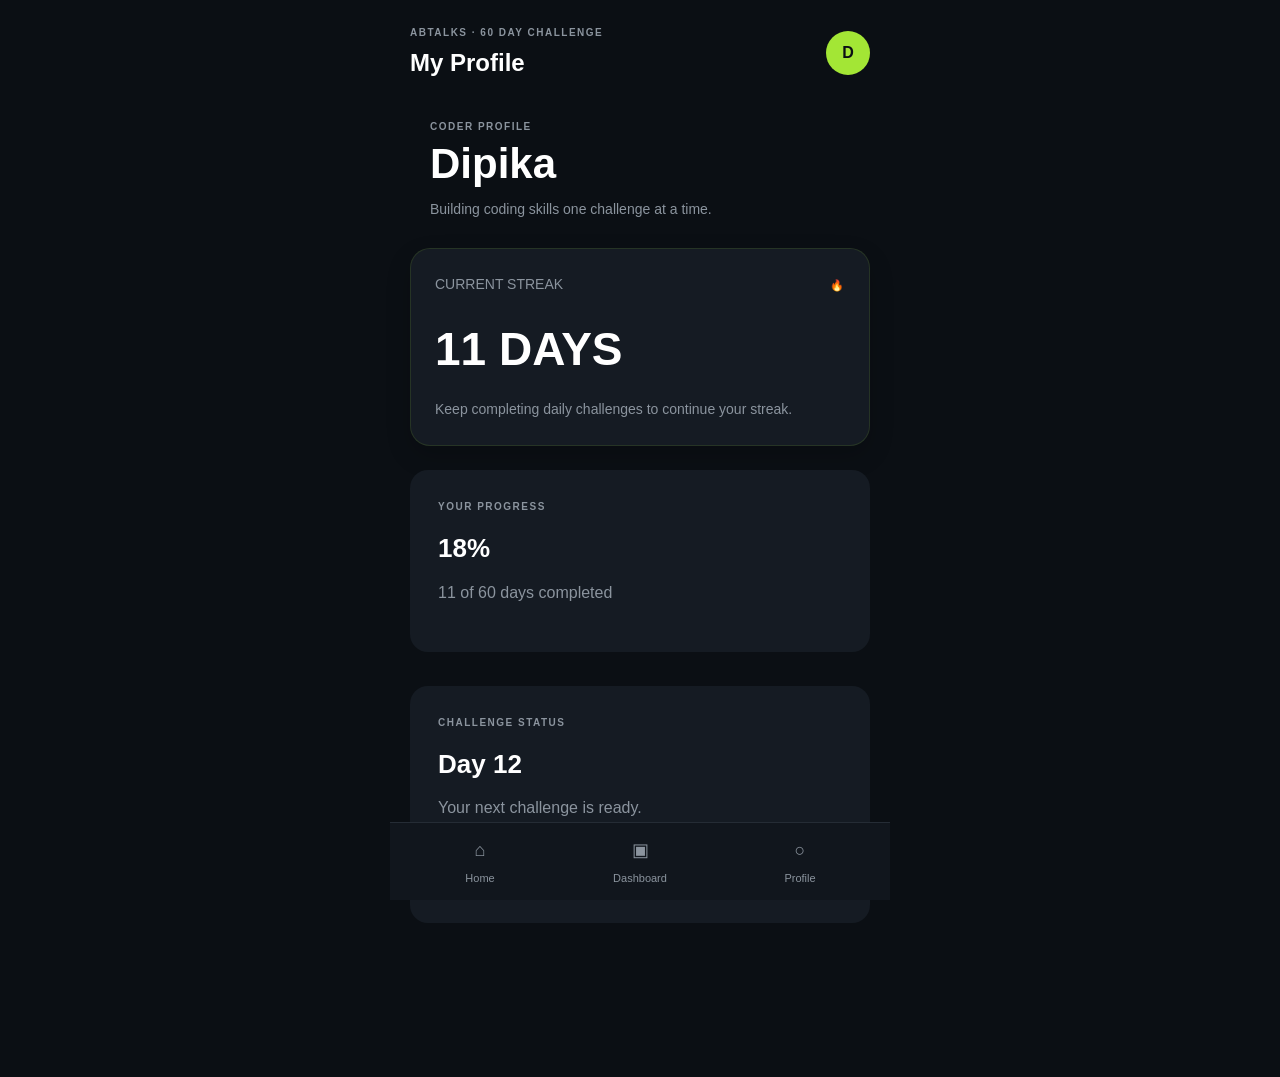
<file: profile.html>
<!DOCTYPE html>
<html lang="en">

<head>
    <meta charset="UTF-8">
    <meta name="viewport" content="width=device-width, initial-scale=1.0">

    <title>ABTalks - Profile</title>

    <link rel="stylesheet" href="style.css">
</head>

<body>

    <header class="dashboard-header">

        <div>
            <p class="small-text">
                ABTALKS · 60 DAY CHALLENGE
            </p>

            <h2>
                My Profile
            </h2>
        </div>

        <div class="profile-circle">
            D
        </div>

    </header>


    <main>

        <section class="challenge-info">

            <p class="small-text">
                CODER PROFILE
            </p>

            <h1>
                Dipika
            </h1>

            <p class="muted-text">
                Building coding skills one challenge at a time.
            </p>

        </section>


        <section class="streak-card">

            <div class="streak-top">

                <p>
                    CURRENT STREAK
                </p>

                <span>
                    🔥
                </span>

            </div>

            <h2 id="profile-streak">
                11 DAYS
            </h2>

            <p>
                Keep completing daily challenges to continue your streak.
            </p>

        </section>


        <section class="mission-card">

            <p class="small-text">
                YOUR PROGRESS
            </p>

            <h2 id="profile-progress">
                18%
            </h2>

            <p id="profile-completed">
                11 of 60 days completed
            </p>

        </section>


        <section class="mission-card">

            <p class="small-text">
                CHALLENGE STATUS
            </p>

            <h2 id="profile-current">
                Day 12
            </h2>

            <p>
                Your next challenge is ready.
            </p>

            <a href="dashboard.html"
               class="primary-button">
                Go to Dashboard
            </a>

        </section>

    </main>


    <nav class="bottom-nav">

        <a href="index.html">
            <span>⌂</span>
            Home
        </a>

        <a href="dashboard.html">
            <span>▣</span>
            Dashboard
        </a>

        <a href="profile.html">
            <span>○</span>
            Profile
        </a>

    </nav>


    <script>

        const saved =
            localStorage.getItem("abtalks-dashboard-state");

        let currentDay = 12;
        let streakDays = 11;

        if(saved)
        {
            try
            {
                const state = JSON.parse(saved);

                currentDay =
                    Number(state.currentDay) || 12;

                streakDays =
                    Number(state.streakDays) || 11;
            }
            catch(error)
            {
                currentDay = 12;
                streakDays = 11;
            }
        }


        const completedDays =
            Math.max(0, currentDay - 1);

        const percent =
            Math.min(
                100,
                Math.round(
                    (completedDays / 60) * 100
                )
            );


        document.getElementById("profile-streak").textContent =
            `${streakDays} ${streakDays === 1 ? "DAY" : "DAYS"}`;

        document.getElementById("profile-progress").textContent =
            `${percent}%`;

        document.getElementById("profile-completed").textContent =
            `${completedDays} of 60 days completed`;

        document.getElementById("profile-current").textContent =
            `Day ${currentDay}`;

    </script>

</body>

</html>
</file>
<file: style.css>
/* ================================
   GLOBAL STYLES
================================ */

* {
    margin: 0;
    padding: 0;
    box-sizing: border-box;
}

body {
    background-color: #0b0f14;
    color: #ffffff;
    font-family: Arial, sans-serif;
    line-height: 1.5;
}


/* ================================
   COMMON CONTAINER
================================ */

.navbar,
main {
    width: 100%;
    max-width: 500px;
    margin: auto;
    padding-left: 20px;
    padding-right: 20px;
}

main {
    padding-bottom: 120px;
}


/* ================================
   NAVBAR
================================ */

.navbar {
    min-height: 70px;
    display: flex;
    justify-content: space-between;
    align-items: center;
    border-bottom: 1px solid #20262e;
}

.logo {
    font-size: 22px;
    font-weight: bold;
    letter-spacing: -1px;
}

.nav-label {
    font-size: 10px;
    color: #8b949e;
    letter-spacing: 1px;
}


/* ================================
   HERO SECTION
================================ */

.hero {
    padding-top: 80px;
    padding-bottom: 60px;
}

.eyebrow {
    color: #a3e635;
    font-size: 12px;
    font-weight: bold;
    letter-spacing: 2px;
    margin-bottom: 20px;
}

.hero h1 {
    font-size: 48px;
    line-height: 1;
    letter-spacing: -2px;
    margin-bottom: 25px;
}

.hero-description {
    color: #9ca3af;
    font-size: 17px;
    line-height: 1.6;
    margin-bottom: 30px;
}


/* ================================
   MAIN BUTTON
================================ */

.primary-button {
    display: block;
    width: 100%;
    padding: 16px;

    background-color: #a3e635;
    color: #0b0f14;

    text-align: center;
    text-decoration: none;

    font-weight: bold;
    border-radius: 12px;
    border: none;

    cursor: pointer;
    font-family: inherit;

    transition: opacity 0.2s ease,
                transform 0.2s ease;
}

.primary-button:link,
.primary-button:visited,
.primary-button:hover,
.primary-button:active {
    color: #0b0f14;
    text-decoration: none;
}

.primary-button:hover {
    opacity: 0.9;
    transform: translateY(-1px);
}

.primary-button:active {
    transform: scale(0.98);
}


/* ================================
   DASHBOARD ACTION BUTTONS
================================ */

.dashboard-actions {
    display: flex;
    flex-direction: column;
    gap: 10px;
    margin-top: 16px;
}

.dashboard-button {
    display: block;
    width: 100%;
    padding: 12px 16px;

    background-color: #20262e;
    color: #ffffff;

    text-align: center;
    text-decoration: none;

    font-size: 14px;
    font-weight: 600;

    border: 1px solid #303842;
    border-radius: 10px;

    cursor: pointer;

    transition: background-color 0.2s ease,
                border-color 0.2s ease,
                transform 0.2s ease;
}


/* Prevent purple/orange browser link colors */

.dashboard-button:link,
.dashboard-button:visited {
    color: #ffffff;
    background-color: #20262e;
    text-decoration: none;
}


/* Hover */

.dashboard-button:hover {
    color: #ffffff;
    background-color: #2a323c;
    border-color: #3a444f;
    text-decoration: none;
    transform: translateY(-1px);
}


/* Click */

.dashboard-button:active {
    color: #ffffff;
    background-color: #252d36;
    text-decoration: none;
    transform: scale(0.98);
}


/* ================================
   STATS
================================ */

.stats {
    display: flex;
    justify-content: space-between;
    padding: 25px 0;

    border-top: 1px solid #20262e;
    border-bottom: 1px solid #20262e;
}

.stat {
    text-align: center;
    flex: 1;
}

.stat h2 {
    font-size: 30px;
}

.stat p {
    color: #8b949e;
    font-size: 12px;
    text-transform: uppercase;
}


/* ================================
   INFORMATION SECTIONS
================================ */

.how-it-works,
.why-section,
.final-cta {
    padding-top: 70px;
    padding-bottom: 40px;
}

.section-label {
    color: #a3e635;
    font-size: 11px;
    font-weight: bold;
    letter-spacing: 2px;
    margin-bottom: 12px;
}

.how-it-works h2,
.why-section h2,
.final-cta h2 {
    font-size: 32px;
    line-height: 1.1;
    margin-bottom: 30px;
}


/* ================================
   STEPS
================================ */

.step {
    display: flex;
    gap: 20px;
    padding: 20px 0;
    border-bottom: 1px solid #20262e;
}

.step > span {
    color: #a3e635;
    font-weight: bold;
    font-size: 13px;
}

.step h3 {
    margin-bottom: 5px;
}

.step p {
    color: #8b949e;
    font-size: 14px;
}


/* ================================
   WHY SECTION
================================ */

.why-section {
    border-top: 1px solid #20262e;
}

.why-section > p:last-child {
    color: #9ca3af;
    font-size: 16px;
}


/* ================================
   FINAL CTA
================================ */

.final-cta {
    padding-bottom: 80px;
}


/* ================================
   DASHBOARD HEADER
================================ */

.dashboard-header {
    max-width: 500px;
    margin: 0 auto 22px;
    padding: 25px 20px 16px;

    display: flex;
    justify-content: space-between;
    align-items: center;
}

.small-text {
    color: #8b949e;
    font-size: 10px;
    font-weight: bold;
    letter-spacing: 1.5px;
    margin-bottom: 5px;
}

.profile-circle {
    width: 44px;
    height: 44px;

    border-radius: 50%;

    background-color: #a3e635;
    color: #0b0f14;

    display: flex;
    align-items: center;
    justify-content: center;

    font-weight: bold;
}


/* ================================
   CHALLENGE INFORMATION
================================ */

.challenge-info {
    max-width: 500px;
    margin: 0 auto 26px;
    padding: 0 20px;
}

.challenge-info h1 {
    font-size: 42px;
    margin: 8px 0 12px;
    line-height: 1.05;
}

.challenge-info .muted-text {
    margin-top: 10px;
    color: #8b949e;
    font-size: 14px;
    line-height: 1.7;
    max-width: 90%;
}

.challenge-info h1 span {
    color: #8b949e;
    font-size: 22px;
}

.muted-text {
    color: #8b949e;
    font-size: 14px;
}


/* ================================
   CURRENT STREAK
================================ */

.streak-card {
    max-width: 460px;
    margin: 0 auto 24px;
    padding: 24px;

    background-color: #151b23;

    border-radius: 20px;
    border: 1px solid rgba(163, 230, 53, 0.12);

    box-shadow: 0 10px 24px rgba(0, 0, 0, 0.18);
}

.streak-top {
    display: flex;
    justify-content: space-between;
    align-items: center;

    margin-bottom: 18px;
}

.streak-top span {
    color: #a3e635;

    font-size: 11px;
    font-weight: 700;

    letter-spacing: 1px;
    text-transform: uppercase;
}

.streak-card h2 {
    font-size: 46px;
    margin-bottom: 14px;
}

.streak-card p {
    color: #8b949e;

    font-size: 14px;
    line-height: 1.7;
}


/* ================================
   PROGRESS BAR
================================ */

.progress-section {
    max-width: 460px;
    margin: 0 auto 24px;
    padding: 0 20px 10px;
}

.section-heading {
    display: flex;
    justify-content: space-between;
    align-items: center;

    margin-bottom: 16px;
}

.section-heading h3 {
    font-size: 16px;
}

.section-heading strong {
    color: #a3e635;
}

.progress-bar {
    width: 100%;
    height: 8px;

    background-color: #252c35;

    border-radius: 20px;
    overflow: hidden;
}

.progress-fill {
    width: 20%;
    height: 100%;

    background-color: #a3e635;

    border-radius: 20px;
}


/* ================================
   MISSION CARD
================================ */

.mission-card {
    max-width: 460px;
    margin: 0 auto 34px;
    padding: 28px;

    background-color: #151b23;

    border-radius: 18px;
}

.mission-card h2 {
    font-size: 26px;
    line-height: 1.2;

    margin: 10px 0 14px;
}

.mission-card > p {
    color: #8b949e;

    line-height: 1.7;
    margin-bottom: 18px;
}

.mission-details {
    display: flex;
    gap: 10px;

    margin: 20px 0 24px;
}

.mission-details span {
    background-color: #20262e;

    padding: 7px 10px;

    border-radius: 8px;

    color: #c9d1d9;
    font-size: 11px;
}

.mission-card .primary-button {
    margin-top: 10px;
}


/* ================================
   ACHIEVEMENTS
================================ */

.achievements {
    max-width: 460px;
    margin: auto;

    padding: 0 20px 100px;
}

.achievement {
    display: flex;
    align-items: center;
    gap: 15px;

    padding: 15px;
    margin-bottom: 10px;

    background-color: #151b23;

    border-radius: 12px;
}

.achievement-icon {
    width: 42px;
    height: 42px;

    display: flex;
    align-items: center;
    justify-content: center;

    background-color: #20262e;

    border-radius: 10px;

    font-size: 20px;
}

.achievement h4 {
    margin-bottom: 3px;
}

.achievement p {
    color: #8b949e;
    font-size: 12px;
}


/* ================================
   ALL CHALLENGES
================================ */

#challenge-list {
    display: flex;
    flex-direction: column;
    gap: 16px;
}

#challenge-list .achievement {
    transition: transform 0.2s ease;
}

#challenge-list .achievement:hover {
    transform: translateY(-2px);
}

#challenge-list .achievement a {
    display: inline-block;
    margin-top: 8px;
}


/* ================================
   SECONDARY BUTTON
================================ */

.secondary-button {
    display: inline-block;
    padding: 12px 16px;

    background-color: #20262e;
    color: #ffffff;

    text-align: center;
    text-decoration: none;

    font-size: 14px;
    font-weight: 600;

    border: 1px solid #303842;
    border-radius: 10px;

    cursor: pointer;

    transition: background-color 0.2s ease,
                border-color 0.2s ease,
                transform 0.2s ease;
}


/* Prevent purple/orange browser colors */

.secondary-button:link,
.secondary-button:visited {
    color: #ffffff;
    background-color: #20262e;
    text-decoration: none;
}


/* Hover */

.secondary-button:hover {
    color: #ffffff;
    background-color: #2a323c;
    border-color: #3a444f;
    text-decoration: none;
    transform: translateY(-1px);
}


/* Click */

.secondary-button:active {
    color: #ffffff;
    background-color: #252d36;
    text-decoration: none;
    transform: scale(0.98);
}


/* ================================
   BOTTOM NAVIGATION
================================ */

.bottom-nav {
    position: fixed;

    bottom: 0;
    left: 50%;

    transform: translateX(-50%);

    width: 100%;
    max-width: 500px;

    background-color: #11161d;

    border-top: 1px solid #252c35;

    display: flex;
    justify-content: space-around;

    padding: 14px 10px;

    z-index: 5;
}

.bottom-nav a {
    color: #8b949e;

    text-decoration: none;

    font-size: 11px;

    display: flex;
    flex-direction: column;
    align-items: center;

    gap: 6px;

    min-width: 60px;
}


/* Prevent purple/orange bottom-nav colors */

.bottom-nav a:link,
.bottom-nav a:visited {
    color: #8b949e;
    text-decoration: none;
}

.bottom-nav a:hover {
    color: #ffffff;
    text-decoration: none;
}

.bottom-nav a:active {
    color: #a3e635;
    text-decoration: none;
}

.bottom-nav a span {
    font-size: 18px;
}

.bottom-nav a.active {
    color: #a3e635;
}


/* ================================
   RESPONSIVE DESIGN
================================ */

@media (max-width: 600px) {

    .hero h1 {
        font-size: 40px;
    }

    .challenge-info h1 {
        font-size: 36px;
    }

    .streak-card,
    .progress-section,
    .mission-card,
    .achievements {
        padding-left: 16px;
        padding-right: 16px;
    }

    .mission-card {
        margin-left: 0;
        margin-right: 0;
    }

    .progress-section {
        padding-bottom: 20px;
    }

}
</file>
